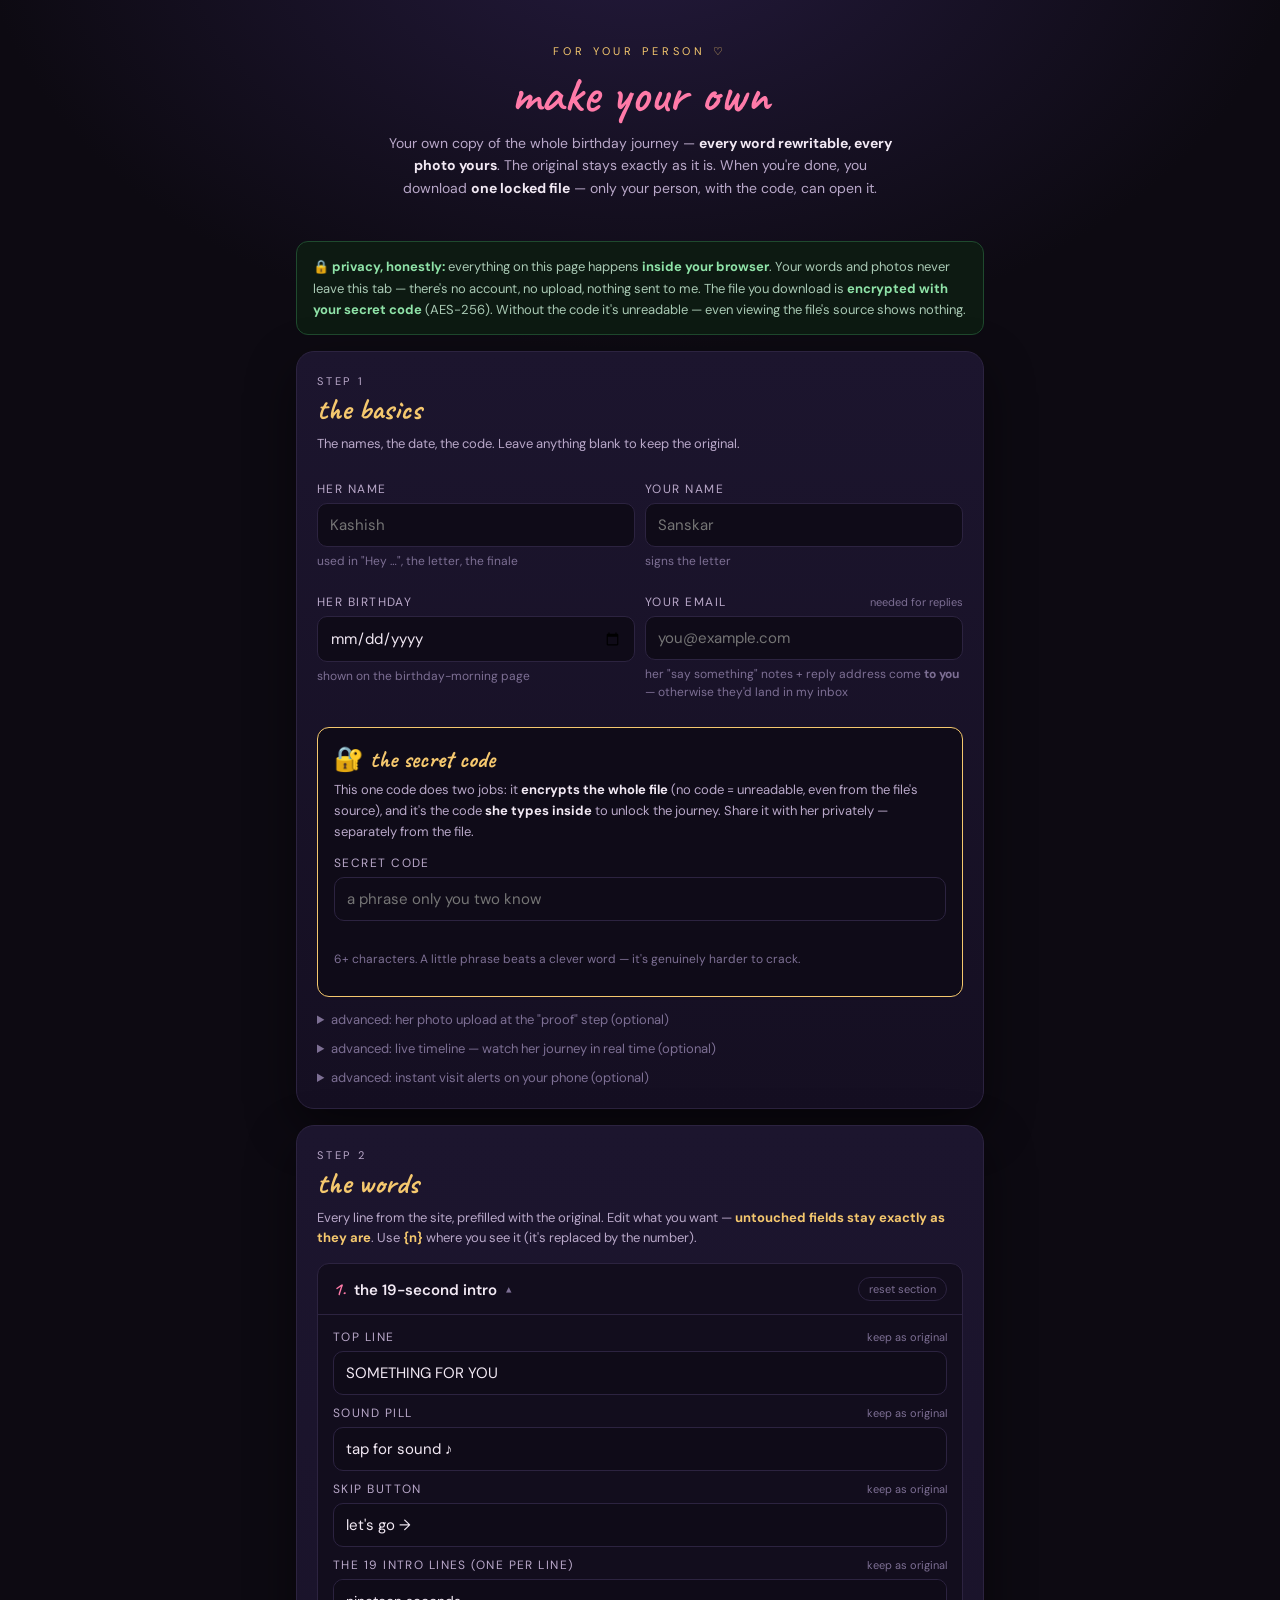
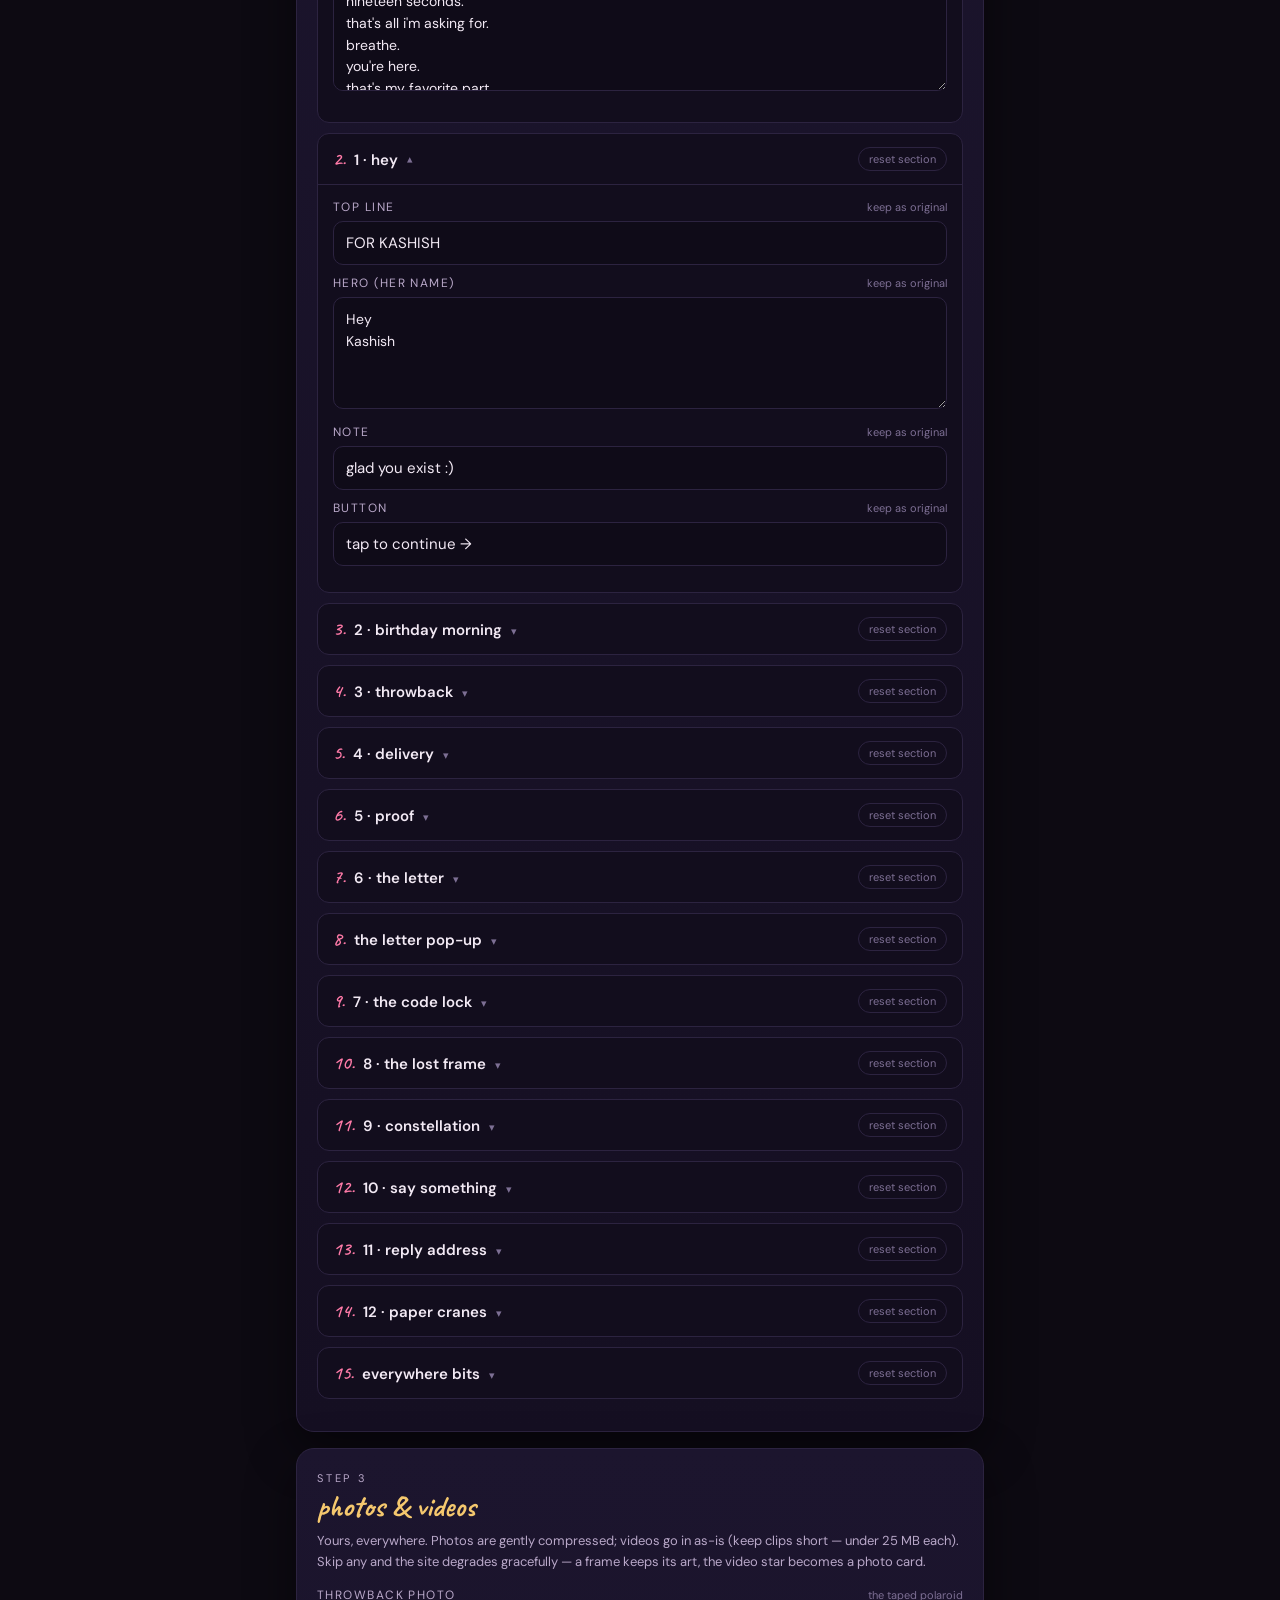
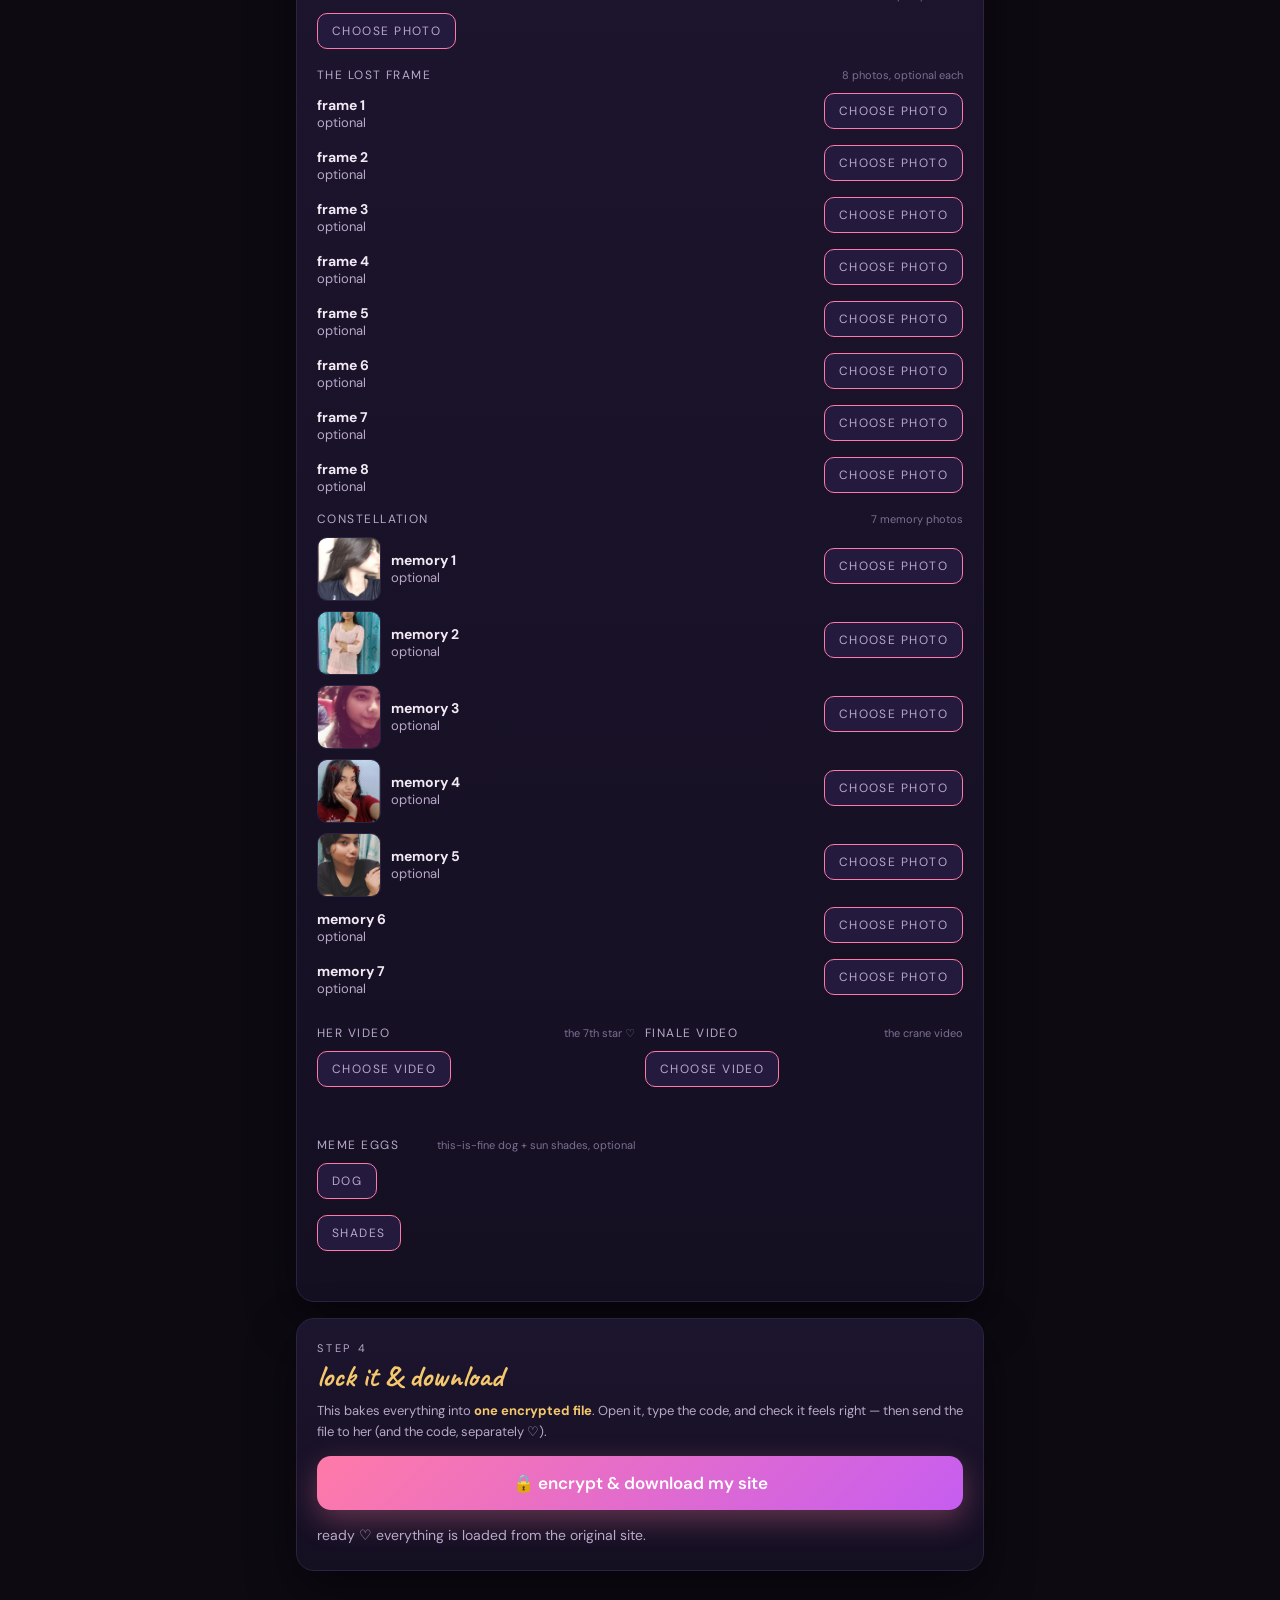
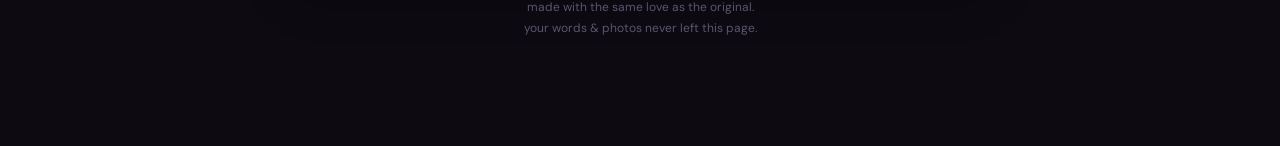
<file: make-your-own.html>
<!DOCTYPE html>
<html lang="en">
<head>
<meta charset="UTF-8">
<meta name="viewport" content="width=device-width, initial-scale=1.0, viewport-fit=cover">
<title>make your own ♡</title>
<script defer src="https://cloud.umami.is/script.js" data-website-id="a185121f-03b3-4c7e-b61d-20452f515db2" data-domains="sans-beep.github.io" data-tag="studio"></script>
<link rel="preconnect" href="https://fonts.googleapis.com">
<link href="https://fonts.googleapis.com/css2?family=Caveat:wght@400;500;600&family=DM+Sans:wght@400;500;600&display=swap" rel="stylesheet">
<style>
:root{--bg:#0d0a12;--bg2:#141020;--card:#1a1428;--line:#2c2340;--txt:#f2e9f4;--dim:#b9a8c9;--pink:#ff7aa8;--gold:#f5c86e;--green:#8fe3a8}
*{box-sizing:border-box;margin:0;padding:0}
body{background:radial-gradient(1200px 800px at 50% -10%,#241a3d 0%,var(--bg) 55%) fixed,var(--bg);color:var(--txt);font-family:"DM Sans",system-ui,sans-serif;min-height:100vh;padding:0 0 90px}
.st-head{text-align:center;padding:44px 20px 10px}
.st-kicker{font-size:11px;letter-spacing:.35em;color:var(--gold);margin-bottom:10px}
.st-head h1{font-family:"Caveat",cursive;font-size:52px;font-weight:600;color:var(--pink);line-height:1}
.st-sub{color:var(--dim);font-size:14px;max-width:520px;margin:12px auto 0;line-height:1.6}
.st-sub b{color:var(--txt)}
main{max-width:720px;margin:0 auto;padding:18px 16px}
.card{background:linear-gradient(180deg,#1c152e,#150f22);border:1px solid var(--line);border-radius:18px;padding:22px 20px;margin:16px 0;box-shadow:0 18px 50px #0007}
.card h2{font-family:"Caveat",cursive;font-size:30px;color:var(--gold);margin-bottom:4px}
.card .step{font-size:11px;letter-spacing:.25em;color:var(--dim);margin-bottom:2px}
.card p.hint{color:var(--dim);font-size:13px;line-height:1.6;margin:6px 0 14px}
.card p.hint b{color:var(--gold)}
.fld{margin:12px 0}
.fld label{display:flex;justify-content:space-between;align-items:baseline;gap:10px;font-size:12px;letter-spacing:.12em;text-transform:uppercase;color:var(--dim);margin-bottom:6px}
.fld label .keep{flex:0 0 auto;text-transform:none;letter-spacing:0;color:#7d6f94;font-size:11px}
.fld input[type=text],.fld input[type=email],.fld input[type=date],.fld input[type=password],.fld textarea{width:100%;background:#0f0b18;border:1px solid var(--line);border-radius:10px;color:var(--txt);font-family:"DM Sans",sans-serif;font-size:15px;padding:11px 12px;outline:none;transition:border .2s}
.fld textarea{min-height:112px;resize:vertical;line-height:1.55;font-size:14px}
.fld input:focus,.fld textarea:focus{border-color:var(--pink)}
.fld .mini{font-size:12px;color:#7d6f94;margin-top:5px;line-height:1.5}
.frow{display:grid;grid-template-columns:1fr 1fr;gap:10px}
@media(max-width:520px){.frow{grid-template-columns:1fr}}
details.sec{border:1px solid var(--line);border-radius:12px;margin:10px 0;background:#120d1d;overflow:hidden}
details.sec>summary{cursor:pointer;list-style:none;padding:13px 15px;font-size:15px;font-weight:600;display:flex;justify-content:space-between;align-items:center}
details.sec>summary::-webkit-details-marker{display:none}
details.sec>summary .chev{color:#7d6f94;font-size:11px;margin-left:9px;transition:transform .25s;display:inline-block}
details.sec[open]>summary .chev{transform:rotate(180deg)}
details.sec>summary .n{color:var(--pink);font-family:"Caveat",cursive;font-size:19px;margin-right:8px}
details.sec>summary .rst{font-size:11px;color:#7d6f94;font-weight:400;border:1px solid var(--line);border-radius:20px;padding:4px 10px}
details.sec>summary .rst:hover{color:var(--pink);border-color:var(--pink)}
details.sec .body{padding:4px 15px 16px;border-top:1px solid var(--line)}
details.sec .body .fld{margin:10px 0}
.mrow{display:flex;gap:10px;align-items:center;margin:10px 0;flex-wrap:wrap}
.mrow .mlab{flex:1 1 180px;font-size:13px;color:var(--dim)}
.mrow .mlab b{color:var(--txt);display:block;font-size:14px}
.thumb{width:64px;height:64px;border-radius:10px;object-fit:cover;border:1px solid var(--line);background:#0f0b18;display:none}
.vthumb{display:none;font-size:12px;color:var(--green);border:1px solid var(--line);border-radius:8px;padding:6px 10px;background:#0f0b18}
.filebtn{display:inline-block;background:#241a3d;border:1px solid var(--pink);color:var(--pink);border-radius:10px;padding:9px 14px;font-size:13px;cursor:pointer;font-family:"DM Sans",sans-serif}
.filebtn:hover{background:#2e2149}
input[type=file]{display:none}
.lockbox{background:#0f0b18;border:1px solid var(--gold);border-radius:12px;padding:16px;margin:14px 0}
.lockbox h3{color:var(--gold);font-family:"Caveat",cursive;font-size:24px;margin-bottom:6px}
.lockbox p{font-size:13px;color:var(--dim);line-height:1.6;margin-bottom:10px}
.lockbox p b{color:var(--txt)}
#codeStrength{font-size:12px;margin-top:6px;min-height:18px}
.btn-big{display:block;width:100%;background:linear-gradient(135deg,var(--pink),#c65df0);border:none;color:#fff;font-family:"DM Sans",sans-serif;font-weight:600;font-size:17px;border-radius:14px;padding:16px;cursor:pointer;margin-top:14px;box-shadow:0 10px 30px #ff7aa855}
.btn-big:disabled{opacity:.45;cursor:wait;box-shadow:none}
#status{font-size:14px;color:var(--dim);margin-top:14px;line-height:1.7;white-space:pre-line}
#status b{color:var(--green)}
#dlWrap{display:none;margin-top:16px;text-align:center}
#dlBtn{display:inline-block;background:linear-gradient(135deg,var(--green),#4fc98a);color:#06210f;font-weight:700;font-size:16px;border-radius:14px;padding:15px 34px;text-decoration:none;box-shadow:0 10px 30px #8fe3a855}
.share{font-size:13px;color:var(--dim);line-height:1.7;margin-top:14px}
.share b{color:var(--gold)}
.priv{background:#0d1a12;border:1px solid #1f4a2e;border-radius:12px;padding:14px 16px;margin:14px 0;font-size:13px;color:#a9c9b4;line-height:1.65}
.priv b{color:var(--green)}
.foot{text-align:center;color:#5d5470;font-size:12px;margin-top:26px;line-height:1.7}
.foot a{color:var(--pink)}
details.adv{margin-top:12px}
details.adv summary{cursor:pointer;color:#7d6f94;font-size:13px}
details.adv .body{padding-top:10px}
</style>
</head>
<body>
<header class="st-head">
  <div class="st-kicker">FOR YOUR PERSON ♡</div>
  <h1>make your own</h1>
  <p class="st-sub">Your own copy of the whole birthday journey — <b>every word rewritable, every photo yours</b>. The original stays exactly as it is. When you're done, you download <b>one locked file</b> — only your person, with the code, can open it.</p>
</header>
<main>
  <div class="priv">🔒 <b>privacy, honestly:</b> everything on this page happens <b>inside your browser</b>. Your words and photos never leave this tab — there's no account, no upload, nothing sent to me. The file you download is <b>encrypted with your secret code</b> (AES-256). Without the code it's unreadable — even viewing the file's source shows nothing.</div>

  <section class="card">
    <div class="step">STEP 1</div><h2>the basics</h2>
    <p class="hint">The names, the date, the code. Leave anything blank to keep the original.</p>
    <div class="frow">
      <div class="fld"><label>her name</label><input type="text" id="herName" placeholder="Kashish" autocomplete="off"><div class="mini">used in "Hey …", the letter, the finale</div></div>
      <div class="fld"><label>your name</label><input type="text" id="yourName" placeholder="Sanskar" autocomplete="off"><div class="mini">signs the letter</div></div>
    </div>
    <div class="frow">
      <div class="fld"><label>her birthday</label><input type="date" id="bday"><div class="mini">shown on the birthday-morning page</div></div>
      <div class="fld"><label>your email <span class="keep">needed for replies</span></label><input type="email" id="yourEmail" placeholder="you@example.com" autocomplete="off"><div class="mini">her "say something" notes + reply address come <b>to you</b> — otherwise they'd land in my inbox</div></div>
    </div>
    <div class="lockbox">
      <h3>🔐 the secret code</h3>
      <p>This one code does two jobs: it <b>encrypts the whole file</b> (no code = unreadable, even from the file's source), and it's the code <b>she types inside</b> to unlock the journey. Share it with her privately — separately from the file.</p>
      <div class="fld"><label>secret code</label><input type="text" id="secretCode" placeholder="a phrase only you two know" autocomplete="off"><div id="codeStrength"></div><div class="mini">6+ characters. A little phrase beats a clever word — it's genuinely harder to crack.</div></div>
    </div>
    <details class="adv"><summary>advanced: her photo upload at the "proof" step (optional)</summary><div class="body">
      <p class="hint">On the original, her uploaded photo is sent via my Cloudinary. For your copy, add your own <b>cloud name</b> + <b>upload preset</b> (unsigned) — or leave blank and that step simply lets her through with a smile.</p>
      <div class="frow">
        <div class="fld"><label>cloudinary cloud name</label><input type="text" id="ccCloud" placeholder="" autocomplete="off"></div>
        <div class="fld"><label>unsigned upload preset</label><input type="text" id="ccPreset" placeholder="" autocomplete="off"></div>
      </div>
    </div></details>
    <details class="adv"><summary>advanced: live timeline — watch her journey in real time (optional)</summary><div class="body">
      <p class="hint">The original records her journey (pages, milestones, crane lines, messages) to a private Supabase database and shows it on a secret live dashboard. For your copy, paste your own Supabase <b>project URL</b> + <b>anon key</b> — or leave blank and the tracker stays silent. Run <b>supabase/schema.sql</b> in your project's SQL editor first.</p>
      <div class="frow">
        <div class="fld"><label>supabase project url</label><input type="text" id="sbUrl" placeholder="https://xyz.supabase.co" autocomplete="off"></div>
        <div class="fld"><label>supabase anon key</label><input type="text" id="sbKey" placeholder="" autocomplete="off"></div>
      </div>
    </div></details>
    <details class="adv"><summary>advanced: instant visit alerts on your phone (optional)</summary><div class="body">
      <p class="hint">The original buzzes my phone (via the free <b>ntfy</b> app) the moment someone opens the site — anonymous, just "someone opened…". For your copy, create your own private topic in the ntfy app and paste it here — or leave blank and the alerts stay silent.</p>
      <div class="frow">
        <div class="fld"><label>ntfy topic</label><input type="text" id="ntfyTopic" placeholder="" autocomplete="off"></div>
      </div>
    </div></details>
  </section>

  <section class="card">
    <div class="step">STEP 2</div><h2>the words</h2>
    <p class="hint">Every line from the site, prefilled with the original. Edit what you want — <b>untouched fields stay exactly as they are</b>. Use <b>{n}</b> where you see it (it's replaced by the number).</p>
    <div id="wordGroups"></div>
  </section>

  <section class="card">
    <div class="step">STEP 3</div><h2>photos &amp; videos</h2>
    <p class="hint">Yours, everywhere. Photos are gently compressed; videos go in as-is (keep clips short — under 25 MB each). Skip any and the site degrades gracefully — a frame keeps its art, the video star becomes a photo card.</p>
    <div class="fld"><label>throwback photo <span class="keep">the taped polaroid</span></label>
      <div class="mrow"><img class="thumb" id="th-throwback" alt=""><label class="filebtn" for="f-throwback">choose photo</label><input type="file" id="f-throwback" accept="image/*"></div>
    </div>
    <div class="fld"><label>the lost frame <span class="keep">8 photos, optional each</span></label><div id="framePhotos"></div></div>
    <div class="fld"><label>constellation <span class="keep">7 memory photos</span></label><div id="memPhotos"></div></div>
    <div class="frow">
      <div class="fld"><label>her video <span class="keep">the 7th star ♡</span></label>
        <div class="mrow"><span class="vthumb" id="vt-hervideo"></span><label class="filebtn" for="f-hervideo">choose video</label><input type="file" id="f-hervideo" accept="video/*"></div>
      </div>
      <div class="fld"><label>finale video <span class="keep">the crane video</span></label>
        <div class="mrow"><span class="vthumb" id="vt-finalevideo"></span><label class="filebtn" for="f-finalevideo">choose video</label><input type="file" id="f-finalevideo" accept="video/*"></div>
      </div>
      <div class="fld"><label>meme eggs <span class="keep">this-is-fine dog + sun shades, optional</span></label>
        <div class="mrow"><img class="thumb" id="th-memedog" alt=""><label class="filebtn" for="f-memedog">dog</label><input type="file" id="f-memedog" accept="image/*"></div>
        <div class="mrow"><img class="thumb" id="th-memeshades" alt=""><label class="filebtn" for="f-memeshades">shades</label><input type="file" id="f-memeshades" accept="image/*"></div>
      </div>
    </div>
  </section>

  <section class="card">
    <div class="step">STEP 4</div><h2>lock it &amp; download</h2>
    <p class="hint">This bakes everything into <b>one encrypted file</b>. Open it, type the code, and check it feels right — then send the file to her (and the code, separately ♡).</p>
    <button class="btn-big" id="genBtn">🔒 encrypt &amp; download my site</button>
    <div id="status"></div>
    <div id="dlWrap"><a id="dlBtn" href="#" download>download</a>
      <p class="share"><b>send it:</b> WhatsApp the file straight to her, or drop it on <b>netlify drop</b> (app.netlify.com/drop) for a link. <b>send the code separately</b> — a different chat, a call, a whisper. Without the code the file is just noise. ♡</p>
    </div>
  </section>
  <p class="foot">made with the same love as the original.<br>your words &amp; photos never left this page.</p>
</main>
<script>
"use strict";
/* ================= MAKE-YOUR-OWN STUDIO ================= */
const ABS='https://sans-beep.github.io/sanskar-ka/';
let INDEX_HTML='',SCRIPT_JS='',STYLE_CSS='',HTML_DOC=null,JS_DEF={},MEM_DEF=[];
const $=id=>document.getElementById(id);
const esc=s=>String(s).replace(/&/g,'&amp;').replace(/</g,'&lt;').replace(/>/g,'&gt;').replace(/"/g,'&quot;');

/* ================= MAKE-YOUR-OWN STUDIO (2/5): schemas + form ================= */
const SECTIONS=[['intro','the 19-second intro'],['p1','1 · hey'],['p2','2 · birthday morning'],['p3','3 · throwback'],['p4','4 · delivery'],['p5','5 · proof'],['p6','6 · the letter'],['letter','the letter pop-up'],['p7','7 · the code lock'],['p8','8 · the lost frame'],['p9','9 · constellation'],['p10','10 · say something'],['pemail','11 · reply address'],['p12','12 · paper cranes'],['global','everywhere bits']];
const JS_LABELS={'intro.lines':'the 19 intro lines (one per line)','unlock.placeholder':'code input placeholder','unlock.unlockedPlaceholder':'placeholder, already unlocked','unlock.btn':'unlock button','unlock.continueBtn':'continue button (unlocked)','unlock.error':'wrong-code message','upload.ownerNote':'owner-mode note','upload.notPhoto':'"not a photo" message','upload.tooBig':'"photo too big" message','upload.acquired':'"evidence acquired"','upload.sending':'"sending…" message','upload.believed':'"okay, i believe you"','upload.failed':'upload-failed message','letter.tapCount':'seal tap counter ({n} = taps)','letter.tapFound':'seal found message','letter.tapReset':'seal reset hint','moon.move':'"move across the moon"','moon.keep':'"keep drawing…"','moon.done':'"you left a little light here"','moon.psst':'"psst… tap the moon"','p2.wxTitle':'forecast card title','p2.wxL1':'forecast line 1','p2.wxL2':'forecast line 2','p2.wxL3':'forecast line 3','p2.dogCap':'meme \u00b7 dog caption','p2.dogCapDawn':'dog caption once the sun rises','p2.sunCap':'meme \u00b7 sun caption','const.savedLast':'"saved for last" hint','const.moreHiding':'stars-remaining hint ({n} = left)','const.progress':'counter ({n} found, {total} total)','say.yesLine':'yes → line','say.noLine':'no → line','say.empty':'empty-message nudge','say.sending':'"sending…"','say.sent':'sent confirmation','say.sentBtn':'sent button','say.sendBtn':'send button','say.failed':'send-failed message','email.bad':'bad-email message','email.sending':'"sending…"','email.done':'done line','email.savedBtn':'saved button','email.sendBtn':'"that\'s it →" button','email.failed':'send-failed message','crane.foldHints':'fold hints (one per line)','crane.birdHint':'bird hint','crane.moreToFold':'"n more to fold" ({n} = left)','crane.foldAgainConfirm':'fold-again confirm'};
/* field spec: {sec,label,sel,kind,idx,sub,js,mem,part,smart}  kind: text|html|attr|js|js-lines|custom */
const F=(sec,label,sel,kind)=>({sec,label,sel,kind:kind||'text'});
const FIELD_SPECS=[
F('intro','top line','#p0 .top span:first-child'),F('intro','sound pill','#introSound'),F('intro','skip button','#introContinue'),
F('p1','top line','#p1 .top span:first-child'),{sec:'p1',label:'hero (her name)',sel:'#p1 .hero',kind:'html',smart:'herName'},F('p1','note','#p1 .note'),F('p1','button','#p1 .btn.next'),
F('p2','top line','#p2 .top span:first-child'),F('p2','kicker','#p2 .kicker'),F('p2','script headline','#p2 .script.birthday','html'),F('p2','note','#p2 .note'),F('p2','scribble','#p2 .scribble'),F('p2','button','#p2 .btn.next'),
F('p3','top line','#p3 .top span:first-child'),F('p3','kicker','#p3 .kicker'),F('p3','throwback note','.throwback-note'),F('p3','archive meta · left','.archive-meta span:first-child'),F('p3','archive meta · right','.archive-meta span:last-child'),{sec:'p3',label:'throwback copy (2 lines)',sel:'.throwback-copy',kind:'throwback'},F('p3','throwback small','.throwback-small'),F('p3','button','#p3 .btn.next'),
F('p4','top line','#p4 .top span:first-child'),F('p4','kicker','#p4 .kicker'),F('p4','copy','#p4 .copy'),F('p4','slip header','.slip-head'),F('p4','slip row 1 · item','.delivery-slip .slip-row:nth-of-type(3) span:first-child'),F('p4','slip row 1 · heart','.delivery-slip .slip-row:nth-of-type(3) span:last-child'),F('p4','slip row 2 · left','.delivery-slip .slip-row:nth-of-type(4) span:first-child'),F('p4','slip row 2 · right','.delivery-slip .slip-row:nth-of-type(4) span:last-child'),F('p4','slip note','.slip-note'),F('p4','slip code','.slip-code'),F('p4','scribble','#p4 .scribble'),F('p4','note','#p4 .note'),F('p4','button','#p4 .btn.next'),
F('p5','top line','#p5 .top span:first-child'),F('p5','kicker','#p5 .kicker'),F('p5','photo placeholder','.photo-placeholder'),F('p5','proof caption','.proof-caption'),F('p5','verified stamp','.verified-stamp'),F('p5','copy','#p5 .copy'),F('p5','upload label','.upload-label'),F('p5','status line','#uploadStatus'),F('p5','continue button','#p4Next'),
F('p6','top line','#p6 .top span:first-child'),F('p6','kicker','#p6 .kicker'),F('p6','copy','#p6 .copy','html'),F('p6','seal','.seal'),F('p6','tap counter','#tapCount','html'),F('p6','note','#p6 .note'),F('p6','button','#p6 .btn.next'),
{sec:'letter',label:'letter title (her name)',sel:'.letter-title',smart:'herName'},{sec:'letter',label:'letter · paragraph 1',sel:'.letter-card p',idx:0,kind:'html'},{sec:'letter',label:'letter · paragraph 2',sel:'.letter-card p',idx:1,kind:'html'},{sec:'letter',label:'letter · paragraph 3',sel:'.letter-card p',idx:2,kind:'html'},{sec:'letter',label:'letter signature (your name)',sel:'#letterSig',smart:'yourName'},
F('p7','top line','#p7 .top span:first-child'),F('p7','kicker','#p7 .kicker'),F('p7','copy','#p7 .copy','html'),F('p7','tiny note','#p7 .tiny'),
F('p8','"there\'s more" button','#lostFrameCta'),F('p8','header','#lostFrame .header span:first-child'),F('p8','intro kicker','#lfIntro .kicker'),F('p8','intro headline','#lfIntro h1','html'),F('p8','intro sub','#lfIntro .sub'),F('p8','enter button','#lfEnter'),F('p8','secret line','#lfSecret'),F('p8','drag tip','#lostFrame .tip'),
F('p9','top · left','.const-top span:first-child'),F('p9','top · right','.const-top span:last-child'),F('p9','finale kicker','.const-finale-kicker'),F('p9','finale line','.const-finale-line'),F('p9','"one more thing" button','#constOnward'),F('p9','video caption','.her-cap'),F('p9','muted hint','#herMuted'),F('p9','back to stars','#herBack'),
F('p10','top line','#p10 .top span:first-child'),F('p10','kicker','#p10 .kicker'),F('p10','title','#p10 .say-title','html'),F('p10','yes button','#sayYes'),F('p10','no button','#sayNo'),F('p10','card title','#p10 .say-card-title'),F('p10','textarea hint','#sayText','attr'),F('p10','skip','#saySkip'),F('p10','going-ahead button','#sayAhead'),F('p10','soon note','#saySoon'),
F('pemail','top line','#p-email .top span:first-child'),F('pemail','kicker','#p-email .kicker'),F('pemail','title','#p-email .say-title','html'),F('pemail','copy','#p-email .copy','html'),F('pemail','email hint','#sayEmail','attr'),F('pemail','skip','#emailSkip'),
F('p12','top line','#p12 .top span:first-child'),F('p12','kicker','#p12 .kicker'),F('p12','title','#p12 .crane-title','html'),F('p12','fold hint','#craneHint'),
{sec:'p12',label:'chip 1',sel:'#p12 .crane-chip',idx:0},{sec:'p12',label:'chip 2',sel:'#p12 .crane-chip',idx:1},{sec:'p12',label:'chip 3',sel:'#p12 .crane-chip',idx:2},
F('p12','input placeholder','#craneInput','attr'),F('p12','fly button','#craneFly'),
F('p12','finale line','#p12 .crane-finale-line','html'),F('p12','watch button','#craneWatch'),
F('p12','end scribble','#p12 .crane-end .scribble'),F('p12','fold-again button','#craneAgain'),
F('p12','video caption','#p12 .her-cap'),F('p12','sound hint','#craneSoundHint'),F('p12','back button','#craneVideoBack'),
F('global','back button','#globalBack'),F('global','code-reveal · granting','#revealGrant'),F('global','code-reveal · waiting','#revealWait'),F('global','code-reveal · found line','#revealFound'),F('global','code-reveal · number','#revealNumber'),F('global','code-reveal · finale','#revealFinal','html'),F('global','enter phase 2','#enterPhase2'),F('global','hidden joy','#joy'),
];
const JS_FIELD_SPECS=[
['intro','intro.lines','js-lines'],['p2','p2.wxTitle'],['p2','p2.wxL1'],['p2','p2.wxL2'],['p2','p2.wxL3'],['p2','p2.dogCap'],['p2','p2.dogCapDawn'],['p2','p2.sunCap'],
['p7','unlock.placeholder'],['p7','unlock.unlockedPlaceholder'],['p7','unlock.btn'],['p7','unlock.continueBtn'],['p7','unlock.error'],
['p5','upload.notPhoto'],['p5','upload.tooBig'],['p5','upload.acquired'],['p5','upload.sending'],['p5','upload.believed'],['p5','upload.failed'],['p5','upload.ownerNote'],
['p6','letter.tapCount'],['p6','letter.tapFound'],['p6','letter.tapReset'],
['p8','moon.move'],['p8','moon.keep'],['p8','moon.done'],['p8','moon.psst'],
['p9','const.savedLast'],['p9','const.moreHiding'],['p9','const.progress'],
['p10','say.yesLine'],['p10','say.noLine'],['p10','say.empty'],['p10','say.sending'],['p10','say.sent'],['p10','say.sentBtn'],['p10','say.sendBtn'],['p10','say.failed'],
['pemail','email.bad'],['pemail','email.sending'],['pemail','email.done'],['pemail','email.savedBtn'],['pemail','email.sendBtn'],['pemail','email.failed'],
['p12','crane.foldHints','js-lines'],['p12','crane.birdHint'],['p12','crane.moreToFold'],['p12','crane.foldAgainConfirm'],
];
const FIELDS=[]; /* {spec, el, def} */
function qEl(spec){
  let el;
  if(spec.idx!==undefined){const all=HTML_DOC.querySelectorAll(spec.sel);el=all[spec.idx];}
  else el=HTML_DOC.querySelector(spec.sel);
  if(el&&spec.sub)el=el.querySelector(spec.sub);
  return el;
}
function defOf(spec){
  if(spec.js)return JS_DEF[spec.js]??'';
  if(spec.mem!==undefined)return '';
  const el=qEl(spec);
  if(!el)return '';
  if(spec.kind==='html')return el.innerHTML.replace(/<br\s*\/?>/gi,'\n').trim();
  if(spec.kind==='throwback'){const b=el.innerHTML.split(/<br\s*\/?>/i);const s=el.querySelector('span');return (b[0]||'').trim()+'\n'+(s?s.textContent.trim():'');}
  if(spec.kind==='attr')return el.getAttribute('placeholder')||'';
  return el.textContent.trim();
}
function buildWordGroups(){
  const host=$('wordGroups');host.innerHTML='';
  SECTIONS.forEach(([key,title],si)=>{
    const det=document.createElement('details');det.className='sec';if(si<2)det.open=true;
    const sum=document.createElement('summary');
    sum.innerHTML='<span><span class="n">'+(si+1)+'.</span>'+esc(title)+'<span class="chev">▾</span></span>';
    const rst=document.createElement('span');rst.className='rst';rst.textContent='reset section';
    rst.onclick=e=>{e.preventDefault();e.stopPropagation();resetSection(key);};
    sum.appendChild(rst);det.appendChild(sum);
    const body=document.createElement('div');body.className='body';body.dataset.sec=key;
    /* html text fields */
    FIELD_SPECS.filter(s=>s.sec===key).forEach(spec=>{body.appendChild(fieldNode(spec));});
    /* frame text fields for p8 */
    if(key==='p8'){for(let k=0;k<8;k++){
      body.appendChild(fieldNode({sec:'p8',label:'frame '+(k+1)+' · number',sel:'#lfRail .frame',idx:k,sub:'figcaption b'}));
      body.appendChild(fieldNode({sec:'p8',label:'frame '+(k+1)+' · tag',sel:'#lfRail .frame',idx:k,sub:'figcaption span'}));
      body.appendChild(fieldNode({sec:'p8',label:'frame '+(k+1)+' · scribble',sel:'#lfRail .frame',idx:k,sub:'.scribble'}));
    }}
    /* memory title/caption for p9 */
    if(key==='p9'){for(let k=0;k<7;k++){
      body.appendChild(fieldNode({sec:'p9',label:'memory '+(k+1)+' · title',mem:k,part:'title'}));
      body.appendChild(fieldNode({sec:'p9',label:'memory '+(k+1)+' · caption',mem:k,part:'caption'}));
    }}
    /* js fields */
    JS_FIELD_SPECS.filter(([s])=>s===key).forEach(([,jsKey,kind])=>{
      body.appendChild(fieldNode({sec:key,label:JS_LABELS[jsKey]||jsKey,js:jsKey,kind:kind||'js'}));
    });
    det.appendChild(body);host.appendChild(det);
  });
}
function fieldNode(spec){
  const wrap=document.createElement('div');wrap.className='fld';
  const lab=document.createElement('label');lab.innerHTML=esc(spec.label)+'<span class="keep">keep as original</span>';
  let input;
  const multiline=(spec.kind==='html'||spec.kind==='js-lines'||spec.kind==='throwback');
  input=document.createElement(multiline?'textarea':'input');if(!multiline)input.type='text';
  const def=spec.mem!==undefined?(MEM_DEF[spec.mem]?MEM_DEF[spec.mem][spec.part]:''):(spec.js?(Array.isArray(JS_DEF[spec.js])?JS_DEF[spec.js].join('\n'):String(JS_DEF[spec.js]??'')):defOf(spec));
  input.value=def;
  input.addEventListener('input',()=>{input.dataset.dirty='1';});
  wrap.appendChild(lab);wrap.appendChild(input);
  FIELDS.push({spec,el:input,def:String(def)});
  return wrap;
}
function resetSection(key){
  FIELDS.filter(f=>f.spec.sec===key).forEach(f=>{f.el.value=f.def;delete f.el.dataset.dirty;});
  syncSmart();
}

/* ================= MAKE-YOUR-OWN STUDIO (3/5): smart fields + media + init ================= */
const MEDIA={throwback:null,frames:Array(8).fill(null),memPhotos:Array(7).fill(null),herVideo:null,finaleVideo:null,memeDog:null,memeShades:null};
function setStatus(t){$('status').innerHTML=t;}
function fmtSize(b){return b>1048576?(b/1048576).toFixed(1)+' MB':Math.round(b/1024)+' KB';}
function syncSmart(){
  const her=$('herName').value.trim(),you=$('yourName').value.trim();
  FIELDS.forEach(f=>{
    if(f.el.dataset.dirty||!f.spec.smart)return;
    if(f.spec.smart==='herName'){
      if(f.spec.sel==='#p1 .hero')f.el.value=her?('Hey'+String.fromCharCode(10)+her):f.def;
      else if(f.spec.sel==='.letter-title')f.el.value=her?('For '+her+', ♡'):f.def;
    }else if(f.spec.smart==='yourName'&&f.spec.sel==='#letterSig'){
      f.el.value=you?('— '+you+' ♡'):f.def;
    }
  });
}
function codeHint(){
  const v=$('secretCode').value,el=$('codeStrength');
  if(!v){el.textContent='';return;}
  const s=v.length>=12?'strong \u2661':v.length>=8?'good':v.length>=6?'okay':'too short';
  el.textContent='strength: '+s+(v.length<6?' (needs 6+ characters)':'');
  el.style.color=v.length>=8?'var(--green)':v.length>=6?'var(--gold)':'var(--pink)';
}
async function processImage(file,maxDim,q){
  maxDim=maxDim||1000;q=q||0.82;
  const bmp=await createImageBitmap(file,{imageOrientation:'from-image'});
  const sc=Math.min(1,maxDim/Math.max(bmp.width,bmp.height));
  const c=document.createElement('canvas');
  c.width=Math.max(1,Math.round(bmp.width*sc));c.height=Math.max(1,Math.round(bmp.height*sc));
  c.getContext('2d').drawImage(bmp,0,0,c.width,c.height);
  if(bmp.close)bmp.close();
  return {url:c.toDataURL('image/jpeg',q),w:c.width,h:c.height};
}
async function processVideo(file){
  if(file.size>25*1048576)throw 'that video is over 25 MB \u2014 a shorter clip works best.';
  return new Promise((res,rej)=>{const r=new FileReader();r.onload=()=>res(r.result);r.onerror=rej;r.readAsDataURL(file);});
}
function bindPhoto(inputId,thumbId,set){
  $(inputId).addEventListener('change',async e=>{
    const f=e.target.files&&e.target.files[0];if(!f)return;
    try{const d=await processImage(f);set(d);const t=$(thumbId);t.src=d.url;t.style.display='block';}
    catch(err){alert('that photo didn\u2019t work \u2014 try another one.');}
  });
}
function bindVideo(inputId,tagId,set){
  $(inputId).addEventListener('change',async e=>{
    const f=e.target.files&&e.target.files[0];if(!f)return;
    try{const d=await processVideo(f);set(d);const t=$(tagId);t.textContent=f.name+' \u00b7 '+fmtSize(f.size);t.style.display='inline-block';}
    catch(err){alert(err);}
  });
}
function photoRow(host,k,prefix,set,arr){
  const row=document.createElement('div');row.className='mrow';
  const img=document.createElement('img');img.className='thumb';img.id='th-'+prefix+k;img.alt='';
  const lab0=document.createElement('span');lab0.className='mlab';
  const b=document.createElement('b');b.textContent=(prefix==='fr'?'frame ':'memory ')+(k+1);lab0.appendChild(b);lab0.appendChild(document.createTextNode('optional'));
  const lab=document.createElement('label');lab.className='filebtn';lab.setAttribute('for','f-'+prefix+k);lab.textContent='choose photo';
  const inp=document.createElement('input');inp.type='file';inp.accept='image/*';inp.id='f-'+prefix+k;
  inp.addEventListener('change',async()=>{
    const f=inp.files&&inp.files[0];if(!f)return;
    try{arr[k]=await processImage(f);img.src=arr[k].url;img.style.display='block';}
    catch(err){alert('that photo didn\u2019t work \u2014 try another one.');}
  });
  row.appendChild(img);row.appendChild(lab0);row.appendChild(lab);row.appendChild(inp);
  host.appendChild(row);
}
function buildMediaInputs(){
  bindPhoto('f-throwback','th-throwback',d=>MEDIA.throwback=d);
  const fh=$('framePhotos');for(let k=0;k<8;k++)photoRow(fh,k,'fr',null,MEDIA.frames);
  const mh=$('memPhotos');for(let k=0;k<7;k++)photoRow(mh,k,'mm',null,MEDIA.memPhotos);
  /* the original's current memory photos show in their slots — upload to replace */
  for(let k=0;k<7;k++){
    const ph=MEM_DEF[k]&&MEM_DEF[k].photo;if(!ph||typeof ph!=='string')continue;
    const t=$('th-mm'+k);if(t){t.src=/^(https?:|data:)/.test(ph)?ph:ABS+ph;t.style.display='block';}
  }
  bindVideo('f-hervideo','vt-hervideo',d=>MEDIA.herVideo=d);
  bindVideo('f-finalevideo','vt-finalevideo',d=>MEDIA.finaleVideo=d);
  bindPhoto('f-memedog','th-memedog',d=>MEDIA.memeDog=d);
  bindPhoto('f-memeshades','th-memeshades',d=>MEDIA.memeShades=d);
}
function extractBlock(src,name,open,close){
  const m=src.match(new RegExp('const '+name+'=('+open+'[\\s\\S]*?'+close+')\\;'));
  return m&&m[1];
}
async function init(){
  setStatus('loading the original…');
  try{
    const [ih,js,css]=await Promise.all([
      fetch('index.html').then(r=>{if(!r.ok)throw 0;return r.text();}),
      fetch('script.js').then(r=>{if(!r.ok)throw 0;return r.text();}),
      fetch('style.css').then(r=>{if(!r.ok)throw 0;return r.text();})
    ]);
    INDEX_HTML=ih;SCRIPT_JS=js;STYLE_CSS=css;
    HTML_DOC=new DOMParser().parseFromString(ih,'text/html');
    const introLines=new Function('return ('+extractBlock(js,'INTRO_LINES','\\[','\\]')+')')();
    JS_DEF=new Function('INTRO_LINES','return ('+extractBlock(js,'MYO_TEXT_DEFAULTS','\\{','\\n\\}')+')')(introLines);
    MEM_DEF=new Function('return ('+extractBlock(js,'CONSTELLATION_MEMORIES','\\[','\\]')+')')();
    buildWordGroups();buildMediaInputs();syncSmart();codeHint();
    $('herName').addEventListener('input',syncSmart);
    $('yourName').addEventListener('input',syncSmart);
    $('secretCode').addEventListener('input',codeHint);
    $('genBtn').addEventListener('click',generate);
    setStatus('ready \u2661 everything is loaded from the original site.');
    if(window.umami&&umami.track)umami.track('studio-opened');
  }catch(e){
    setStatus('couldn\u2019t load the site files \u2014 open this page as <b>…/sanskar-ka/make-your-own.html</b> on the web, not as a saved file.');
  }
}

/* ================= MAKE-YOUR-OWN STUDIO (4/5): generator + encryption ================= */
const SHELL_CSS='*{box-sizing:border-box;margin:0;padding:0}'
+'body{background:radial-gradient(1000px 700px at 50% -10%,#241a3d 0%,#0d0a12 60%) fixed,#0d0a12;color:#f2e9f4;font-family:"DM Sans",system-ui,sans-serif;min-height:100vh;display:flex;align-items:center;justify-content:center;padding:24px}'
+'.lk{text-align:center;max-width:380px;width:100%}'
+'.lk-kicker{font-size:11px;letter-spacing:.35em;color:#f5c86e;margin-bottom:14px}'
+'.lk h1{font-size:44px;font-weight:600;color:#ff7aa8;margin-bottom:10px;font-family:Georgia,serif;font-style:italic}'
+'.lk p{color:#b9a8c9;font-size:14px;margin-bottom:22px}'
+'.lk input{width:100%;background:#0f0b18;border:1px solid #2c2340;border-radius:12px;color:#f2e9f4;font-size:17px;padding:14px;text-align:center;outline:none;margin-bottom:12px;font-family:inherit}'
+'.lk input:focus{border-color:#ff7aa8}'
+'.lk button{width:100%;background:linear-gradient(135deg,#ff7aa8,#c65df0);border:none;color:#fff;font-weight:600;font-size:16px;border-radius:12px;padding:14px;cursor:pointer;font-family:inherit}'
+'.lk button:disabled{opacity:.5}'
+'#lockErr{color:#ff7aa8;font-size:13px;margin-top:12px;min-height:20px}'
+'#lockNote{color:#7d6f94;font-size:12px;margin-top:6px;min-height:18px}';
const DECRYPTOR_JS='async function b64d(s){const b=atob(s);const u=new Uint8Array(b.length);for(let i=0;i<b.length;i++)u[i]=b.charCodeAt(i);return u;}\n'
+'async function doUnlock(){\n'
+'var pw=document.getElementById("lockCode").value.trim();\n'
+'var err=document.getElementById("lockErr"),note=document.getElementById("lockNote"),go=document.getElementById("lockGo");\n'
+'err.textContent="";\n'
+'if(!window.crypto||!crypto.subtle){err.textContent="this browser can\\u2019t unlock it \\u2014 try Chrome, Safari or Firefox.";return;}\n'
+'if(!pw){err.textContent="type the code \\u2661";return;}\n'
+'go.disabled=true;note.textContent="unlocking\\u2026";\n'
+'try{\n'
+'var salt=await b64d(PAYLOAD.salt),iv=await b64d(PAYLOAD.iv),ct=await b64d(PAYLOAD.ct);\n'
+'var km=await crypto.subtle.importKey("raw",new TextEncoder().encode(pw),"PBKDF2",false,["deriveKey"]);\n'
+'var key=await crypto.subtle.deriveKey({name:"PBKDF2",salt:salt,iterations:600000,hash:"SHA-256"},km,{name:"AES-GCM",length:256},false,["decrypt"]);\n'
+'var pt=await crypto.subtle.decrypt({name:"AES-GCM",iv:iv},key,ct);\n'
+'var html=new TextDecoder().decode(pt);\n'
+'document.open();document.write(html);document.close();\n'
+'}catch(e){err.textContent="not quite \\u2014 try again \\u2661";go.disabled=false;note.textContent="";}\n'
+'}\n'
+'document.getElementById("lockGo").addEventListener("click",doUnlock);\n'
+'document.getElementById("lockCode").addEventListener("keydown",function(e){if(e.key==="Enter")doUnlock();});';
function shellHTML(p){
  return '<!DOCTYPE html>\n<html lang="en">\n<head>\n<meta charset="UTF-8">\n'
  +'<meta name="viewport" content="width=device-width, initial-scale=1.0, viewport-fit=cover">\n'
  +'<title>for you \u2661</title>\n<style>\n'+SHELL_CSS+'\n</style>\n</head>\n<body>\n'
  +'<div class="lk">\n<div class="lk-kicker">SOMETHING JUST FOR YOU</div>\n<h1>this is locked \u2661</h1>\n'
  +'<p>only the right code opens it.</p>\n'
  +'<input type="password" id="lockCode" placeholder="\u2022 \u2022 \u2022 \u2022 \u2022 \u2022" autocomplete="off">\n'
  +'<button id="lockGo">unlock \u2192</button>\n<div id="lockErr"></div>\n<div id="lockNote"></div>\n</div>\n'
  +'<script>\nconst PAYLOAD='+JSON.stringify(p)+';\n'+DECRYPTOR_JS+'\n<\/script>\n</body>\n</html>';
}
async function encryptShell(html,password){
  const enc=new TextEncoder();
  const salt=crypto.getRandomValues(new Uint8Array(16));
  const iv=crypto.getRandomValues(new Uint8Array(12));
  const km=await crypto.subtle.importKey('raw',enc.encode(password),'PBKDF2',false,['deriveKey']);
  const key=await crypto.subtle.deriveKey({name:'PBKDF2',salt:salt,iterations:600000,hash:'SHA-256'},km,{name:'AES-GCM',length:256},false,['encrypt']);
  const ct=await crypto.subtle.encrypt({name:'AES-GCM',iv:iv},key,enc.encode(html));
  const b64=u=>{let s='';for(let i=0;i<u.length;i++)s+=String.fromCharCode(u[i]);return btoa(s);};
  return shellHTML({salt:b64(salt),iv:b64(iv),ct:b64(new Uint8Array(ct))});
}
function applyTextField(doc,f,v){
  const spec=f.spec;
  let el=spec.idx!==undefined?doc.querySelectorAll(spec.sel)[spec.idx]:doc.querySelector(spec.sel);
  if(el&&spec.sub)el=el.querySelector(spec.sub);
  if(!el)return;
  if(spec.kind==='attr')el.setAttribute('placeholder',v);
  else if(spec.kind==='html')el.innerHTML=String(v).replace(/\n/g,'<br>');
  else if(spec.kind==='throwback'){const p=String(v).split('\n');el.innerHTML=esc(p[0]||'')+(p[1]?'<br><span>'+esc(p[1])+'</span>':'');}
  else el.textContent=v;
}
function readConfig(code){
  const texts={};
  FIELDS.forEach(f=>{
    const v=f.el.value;
    if(v===f.def||!f.spec.js)return;
    texts[f.spec.js]=f.spec.kind==='js-lines'?String(v).split('\n'):v;
  });
  const cfg={texts};
  if(code)cfg.unlockCode=code;
  const email=$('yourEmail').value.trim();if(email)cfg.sayEmail=email;
  const cc=$('ccCloud').value.trim(),cp=$('ccPreset').value.trim();
  if(cc&&cp)cfg.cloudinary={cloud:cc,preset:cp};
  const su=$('sbUrl').value.trim(),sk=$('sbKey').value.trim();
  if(su&&sk)cfg.storydb={url:su,key:sk};
  const nt=$('ntfyTopic').value.trim();if(nt)cfg.ntfyTopic=nt;
  if(MEDIA.herVideo)cfg.herVideo=MEDIA.herVideo;
  /* the original's personal memory photos never ship in a follower's file */
  cfg.stripMemoryPhotos=true;
  cfg.memories=[];
  for(let k=0;k<7;k++){
    const tF=FIELDS.find(f=>f.spec.mem===k&&f.spec.part==='title');
    const cF=FIELDS.find(f=>f.spec.mem===k&&f.spec.part==='caption');
    cfg.memories.push({title:tF?tF.el.value:'',caption:cF?cF.el.value:'',photo:MEDIA.memPhotos[k]||null});
  }
  return cfg;
}
function applyAll(doc,cfg){
  const her=$('herName').value.trim();
  FIELDS.forEach(f=>{
    const s=f.spec,v=f.el.value;
    if(v===f.def||s.js||s.mem!==undefined)return;
    applyTextField(doc,f,v);
  });
  const bday=$('bday').value;
  if(bday){const p=bday.split('-');const el=doc.querySelector('.birthday-date');if(el&&p.length===3)el.textContent=p[2]+' . '+p[1]+' . '+p[0];}
  if(her){doc.title='For '+her+' \u2661';const og=doc.querySelector('meta[property="og:title"]');if(og)og.setAttribute('content','for '+her.toLowerCase()+' \u2661');}
  const tp=doc.querySelector('.throwback-photo img');
  if(MEDIA.throwback){
    if(tp){
      tp.src=MEDIA.throwback.url;
      const tw=doc.querySelector('.throwback-photo');
      if(tw&&MEDIA.throwback.w&&MEDIA.throwback.h){
        /* fit the photo's own ratio inside a 255x340 box so the whole photo
           shows but a tall portrait can never blow out the page */
        const MAXW=255,MAXH=340;
        let w=MAXW,h=Math.round(MAXW*MEDIA.throwback.h/MEDIA.throwback.w);
        if(h>MAXH){h=MAXH;w=Math.round(MAXH*MEDIA.throwback.w/MEDIA.throwback.h);}
        tw.style.width=w+'px';tw.style.height=h+'px';
      }
    }
  }
  else{const tw=doc.querySelector('.throwback-photo');if(tw)tw.style.display='none';}
  const gv=doc.querySelector('#craneVid');
  if(gv&&MEDIA.finaleVideo)gv.src=MEDIA.finaleVideo;
  const md=doc.querySelector('#memeDog img');
  if(md)md.src=MEDIA.memeDog?MEDIA.memeDog.url:ABS+'meme-dog.png';
  const ms=doc.querySelector('#sunShades');
  if(ms)ms.src=MEDIA.memeShades?MEDIA.memeShades.url:ABS+'meme-shades.png';
  const hv=doc.querySelector('#herVideoEl');
  if(hv){if(MEDIA.herVideo)hv.src=MEDIA.herVideo;else hv.removeAttribute('src');}
  const frames=doc.querySelectorAll('#lfRail .frame');
  frames.forEach((fr,k)=>{
    const ph=MEDIA.frames[k];if(!ph)return;const im=fr.querySelector('.image');if(!im)return;
    im.innerHTML='';const img=doc.createElement('img');img.src=ph.url;img.alt='';
    img.style.cssText='width:100%;height:100%;object-fit:cover;display:block';
    if(ph.w&&ph.h){
      /* fit the photo's own ratio inside (frame width x 56vh): the whole photo
         stays visible on any screen, the frame just wraps it (rail centers them) */
      im.style.aspectRatio=ph.w+'/'+ph.h;
      im.style.height='auto';
      im.style.width='min(100%,'+(56*ph.w/ph.h).toFixed(2)+'vh)';
      im.style.margin='0 auto';
      fr.style.height='auto';
    }
    im.appendChild(img);
  });
  doc.querySelectorAll('audio[src]').forEach(a=>{const s=a.getAttribute('src');if(s&&!/^(https?:|data:)/.test(s))a.setAttribute('src',ABS+s);});
  doc.querySelectorAll('script[data-website-id],script[src*="umami"]').forEach(s=>s.remove());
  const link=doc.querySelector('link[rel="stylesheet"][href^="style.css"]');
  if(link){const st=doc.createElement('style');st.textContent=STYLE_CSS;link.replaceWith(st);}
  const scr=doc.querySelector('script[src^="script.js"]');
  if(scr){
    const cfgEl=doc.createElement('script');
    cfgEl.textContent='window.MYO_CONFIG='+JSON.stringify(cfg).replace(/</g,'\\u003c')+';';
    const inl=doc.createElement('script');
    inl.textContent=SCRIPT_JS;
    scr.replaceWith(cfgEl,inl);
  }
  /* StoryDB: every copy gets its own keys (or none). The source file's own
     keys must never leak into a follower's copy — blank = tracker silent. */
  const scfg=doc.querySelector('script#storydb-cfg');
  if(scfg){
    const sdb=(cfg.storydb&&cfg.storydb.url&&cfg.storydb.key)?{url:cfg.storydb.url,key:cfg.storydb.key}:{url:'',key:''};
    scfg.textContent='window.STORYDB_CONFIG='+JSON.stringify(sdb)+';';
  }
  /* ntfy: the original's private alert topic never leaks into a follower's
     copy — blank = silent, unless they set their own topic above. */
  const ncfg=doc.querySelector('script#ntfy-cfg');
  if(ncfg){ncfg.textContent='window.NTFY_TOPIC='+JSON.stringify(cfg.ntfyTopic||'')+';';}
}
async function generate(){
  syncSmart();
  const code=$('secretCode').value.trim();
  if(code.length<6){setStatus('the secret code needs <b>6+ characters</b> \u2014 it\u2019s the key to the whole file.');$('secretCode').focus();return;}
  if(!window.crypto||!crypto.subtle){setStatus('this browser can\u2019t do the encryption \u2014 please use Chrome, Safari or Firefox.');return;}
  const btn=$('genBtn');btn.disabled=true;$('dlWrap').style.display='none';
  try{
    setStatus('baking your site…');
    await new Promise(r=>setTimeout(r,30));
    const cfg=readConfig(code);
    const doc=new DOMParser().parseFromString(INDEX_HTML,'text/html');
    applyAll(doc,cfg);
    const html='<!DOCTYPE html>\n'+doc.documentElement.outerHTML;
    setStatus('encrypting with your code… (AES-256, this takes a moment)');
    await new Promise(r=>setTimeout(r,30));
    const shell=await encryptShell(html,code);
    const blob=new Blob([shell],{type:'text/html'});
    const her=$('herName').value.trim().toLowerCase().replace(/[^a-z0-9]+/g,'-')||'you';
    const a=$('dlBtn');
    if(a.href&&a.href.startsWith('blob:'))URL.revokeObjectURL(a.href);
    a.href=URL.createObjectURL(blob);a.download='for-'+her+'.html';a.textContent='download for-'+her+'.html';
    $('dlWrap').style.display='block';
    setStatus('done \u2661 your file is <b>encrypted</b> ('+fmtSize(blob.size)+'). open it, type the code, check it feels right \u2014 then send it to her, and the code separately.');
    if(window.umami&&umami.track)umami.track('site-generated');
    window.scrollTo({top:document.body.scrollHeight,behavior:'smooth'});
  }catch(e){setStatus('hmm, something broke: '+esc(e&&e.message||e));}
  btn.disabled=false;
}

init();
</script>
</body>
</html>
</file>
